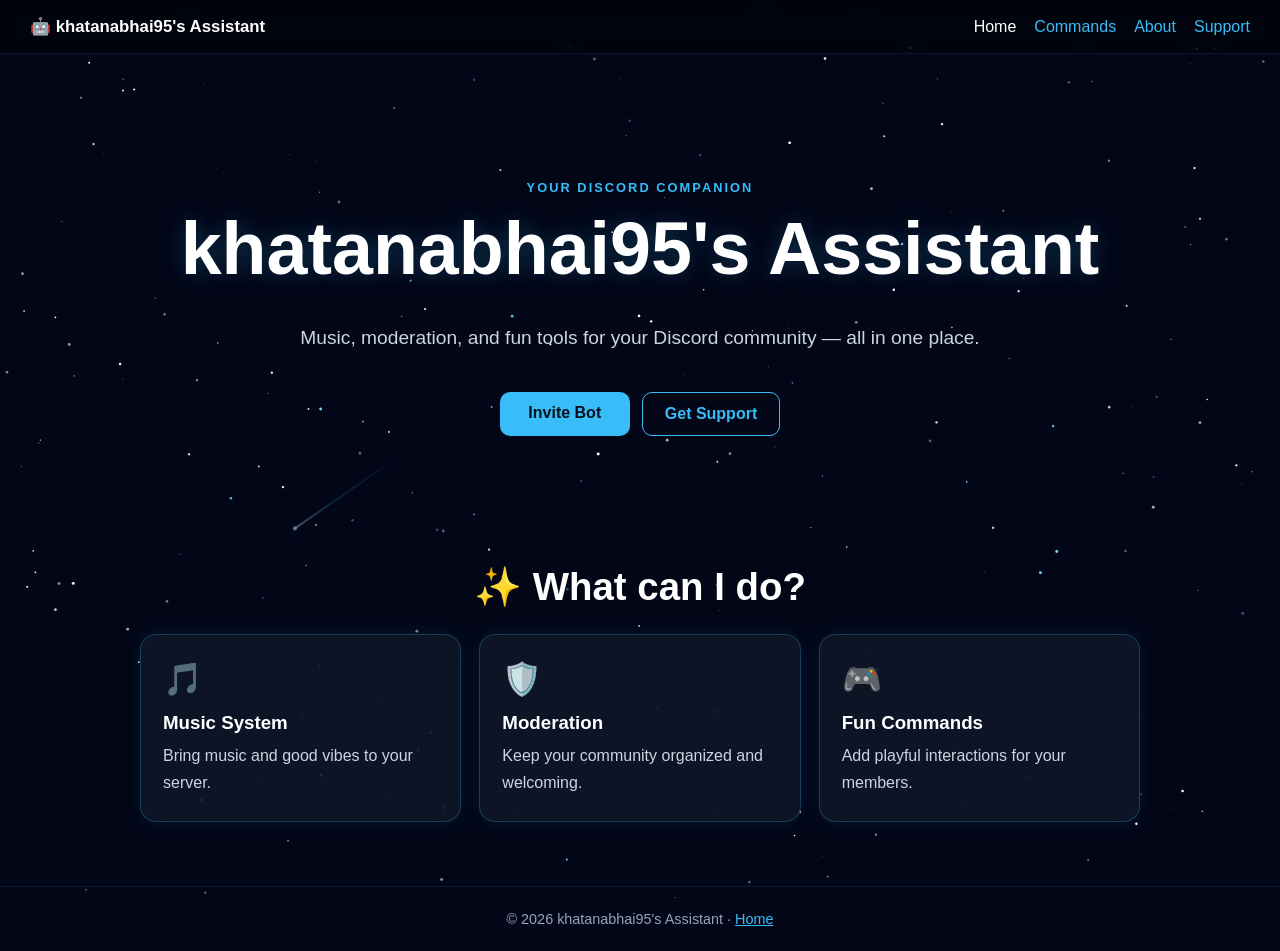
<file: index.html>
<!DOCTYPE html>
<html lang="en">
<head>
  <meta charset="UTF-8">
  <meta name="viewport" content="width=device-width, initial-scale=1.0">
  <meta name="theme-color" content="#020617">
  <meta name="description" content="Home — khatanabhai95's Assistant">
  <title>Home | khatanabhai95's Assistant</title>
  <link rel="stylesheet" href="style.css">
</head>
<body>
  <canvas id="stars" aria-hidden="true"></canvas>
  <nav>
  <div class="logo">🤖 khatanabhai95's Assistant</div>
  <div class="nav-links">
    <a href="index.html" aria-current="page">Home</a>
    <a href="commands.html" >Commands</a>
    <a href="about.html" >About</a>
    <a href="support.html" >Support</a>
  </div>
</nav>
  <main>
    
<section class="hero">
  <div class="eyebrow">Your Discord companion</div>
  <h1>khatanabhai95's Assistant</h1>
  <p>Music, moderation, and fun tools for your Discord community — all in one place.</p>
  <div class="buttons">
    <a class="btn" href="YOUR_INVITE_LINK" target="_blank" rel="noopener noreferrer">Invite Bot</a>
    <a class="btn secondary" href="support.html">Get Support</a>
  </div>
</section>
<section class="section">
  <h2>✨ What can I do?</h2>
  <div class="cards">
    <article class="card"><span class="icon">🎵</span><h3>Music System</h3><p>Bring music and good vibes to your server.</p></article>
    <article class="card"><span class="icon">🛡️</span><h3>Moderation</h3><p>Keep your community organized and welcoming.</p></article>
    <article class="card"><span class="icon">🎮</span><h3>Fun Commands</h3><p>Add playful interactions for your members.</p></article>
  </div>
</section>

  </main>
  <footer>© 2026 khatanabhai95's Assistant · <a href="index.html">Home</a></footer>
  <script src="script.js"></script>
</body>
</html>
</file>
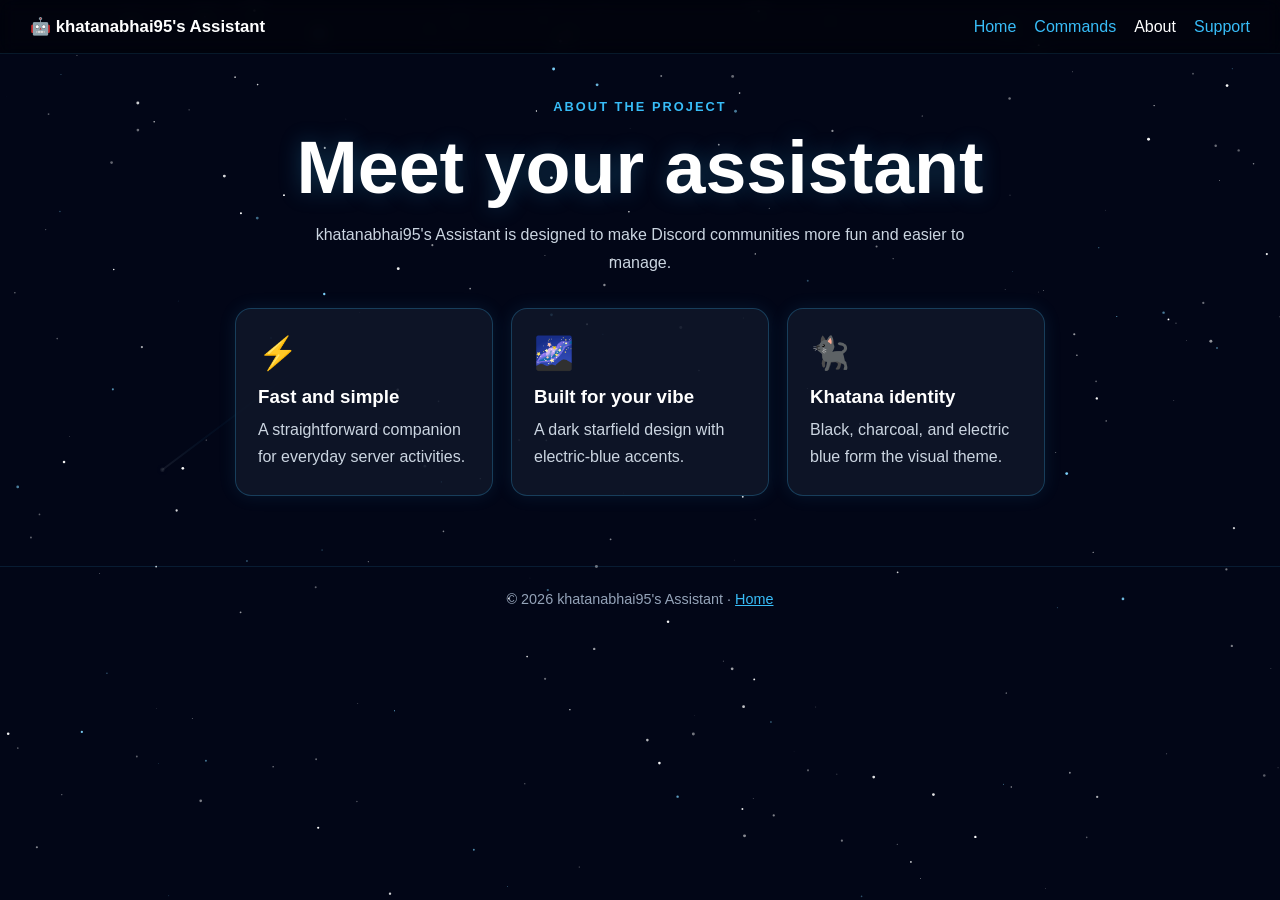
<file: about.html>
<!DOCTYPE html>
<html lang="en">
<head>
  <meta charset="UTF-8">
  <meta name="viewport" content="width=device-width, initial-scale=1.0">
  <meta name="theme-color" content="#020617">
  <meta name="description" content="About — khatanabhai95's Assistant">
  <title>About | khatanabhai95's Assistant</title>
  <link rel="stylesheet" href="style.css">
</head>
<body>
  <canvas id="stars" aria-hidden="true"></canvas>
  <nav>
  <div class="logo">🤖 khatanabhai95's Assistant</div>
  <div class="nav-links">
    <a href="index.html" >Home</a>
    <a href="commands.html" >Commands</a>
    <a href="about.html" aria-current="page">About</a>
    <a href="support.html" >Support</a>
  </div>
</nav>
  <main>
    
<section class="content">
  <div class="eyebrow" style="text-align:center">About the project</div>
  <h1>Meet your assistant</h1>
  <p class="intro">khatanabhai95's Assistant is designed to make Discord communities more fun and easier to manage.</p>
  <div class="cards">
    <article class="card"><span class="icon">⚡</span><h3>Fast and simple</h3><p>A straightforward companion for everyday server activities.</p></article>
    <article class="card"><span class="icon">🌌</span><h3>Built for your vibe</h3><p>A dark starfield design with electric-blue accents.</p></article>
    <article class="card"><span class="icon">🐈‍⬛</span><h3>Khatana identity</h3><p>Black, charcoal, and electric blue form the visual theme.</p></article>
  </div>
</section>

  </main>
  <footer>© 2026 khatanabhai95's Assistant · <a href="index.html">Home</a></footer>
  <script src="script.js"></script>
</body>
</html>
</file>
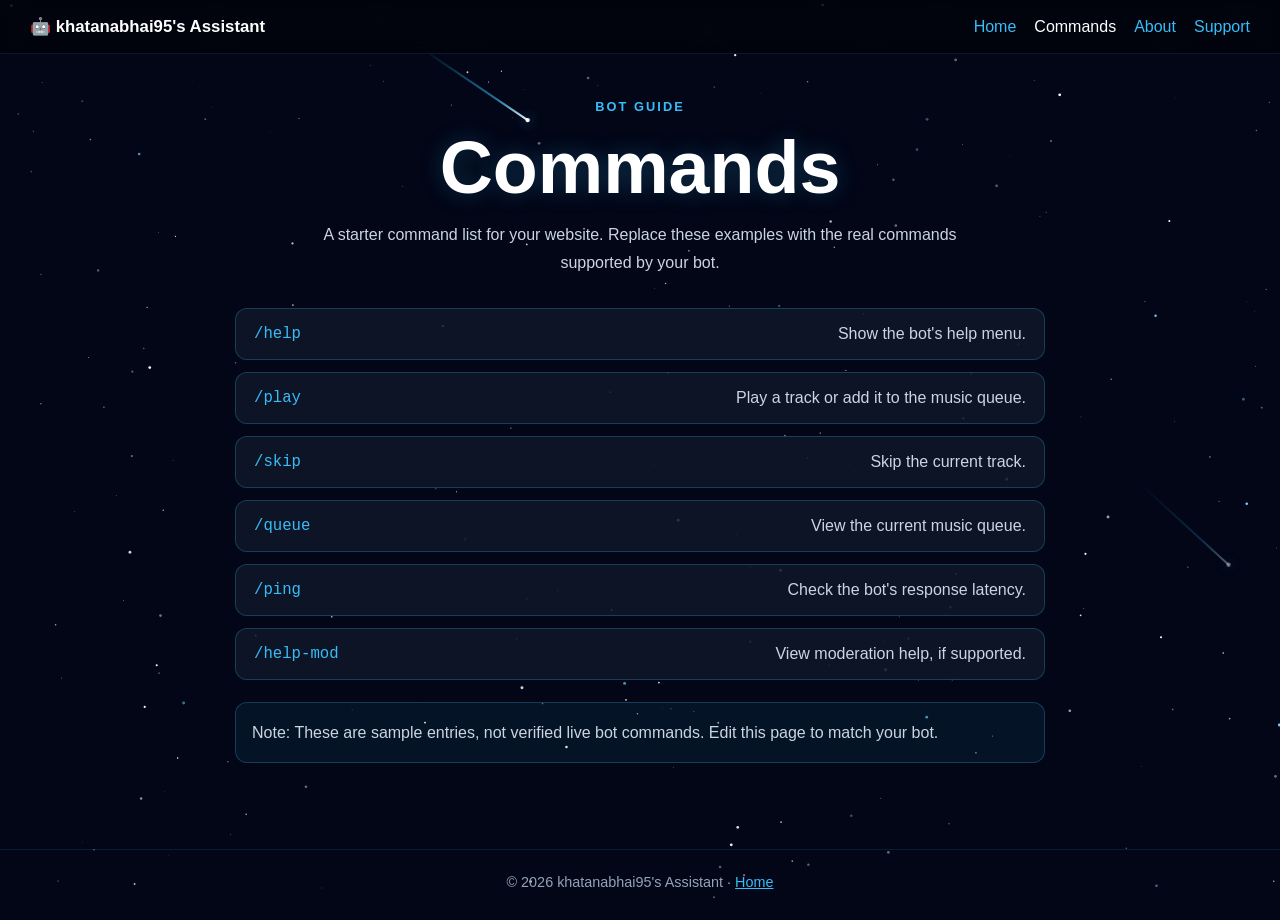
<file: commands.html>
<!DOCTYPE html>
<html lang="en">
<head>
  <meta charset="UTF-8">
  <meta name="viewport" content="width=device-width, initial-scale=1.0">
  <meta name="theme-color" content="#020617">
  <meta name="description" content="Commands — khatanabhai95's Assistant">
  <title>Commands | khatanabhai95's Assistant</title>
  <link rel="stylesheet" href="style.css">
</head>
<body>
  <canvas id="stars" aria-hidden="true"></canvas>
  <nav>
  <div class="logo">🤖 khatanabhai95's Assistant</div>
  <div class="nav-links">
    <a href="index.html" >Home</a>
    <a href="commands.html" aria-current="page">Commands</a>
    <a href="about.html" >About</a>
    <a href="support.html" >Support</a>
  </div>
</nav>
  <main>
    
<section class="content">
  <div class="eyebrow" style="text-align:center">Bot guide</div>
  <h1>Commands</h1>
  <p class="intro">A starter command list for your website. Replace these examples with the real commands supported by your bot.</p>
  <div class="command-list">
    <div class="command"><code>/help</code><span>Show the bot's help menu.</span></div>
    <div class="command"><code>/play</code><span>Play a track or add it to the music queue.</span></div>
    <div class="command"><code>/skip</code><span>Skip the current track.</span></div>
    <div class="command"><code>/queue</code><span>View the current music queue.</span></div>
    <div class="command"><code>/ping</code><span>Check the bot's response latency.</span></div>
    <div class="command"><code>/help-mod</code><span>View moderation help, if supported.</span></div>
  </div>
  <p class="notice" style="margin-top:22px">Note: These are sample entries, not verified live bot commands. Edit this page to match your bot.</p>
</section>

  </main>
  <footer>© 2026 khatanabhai95's Assistant · <a href="index.html">Home</a></footer>
  <script src="script.js"></script>
</body>
</html>
</file>
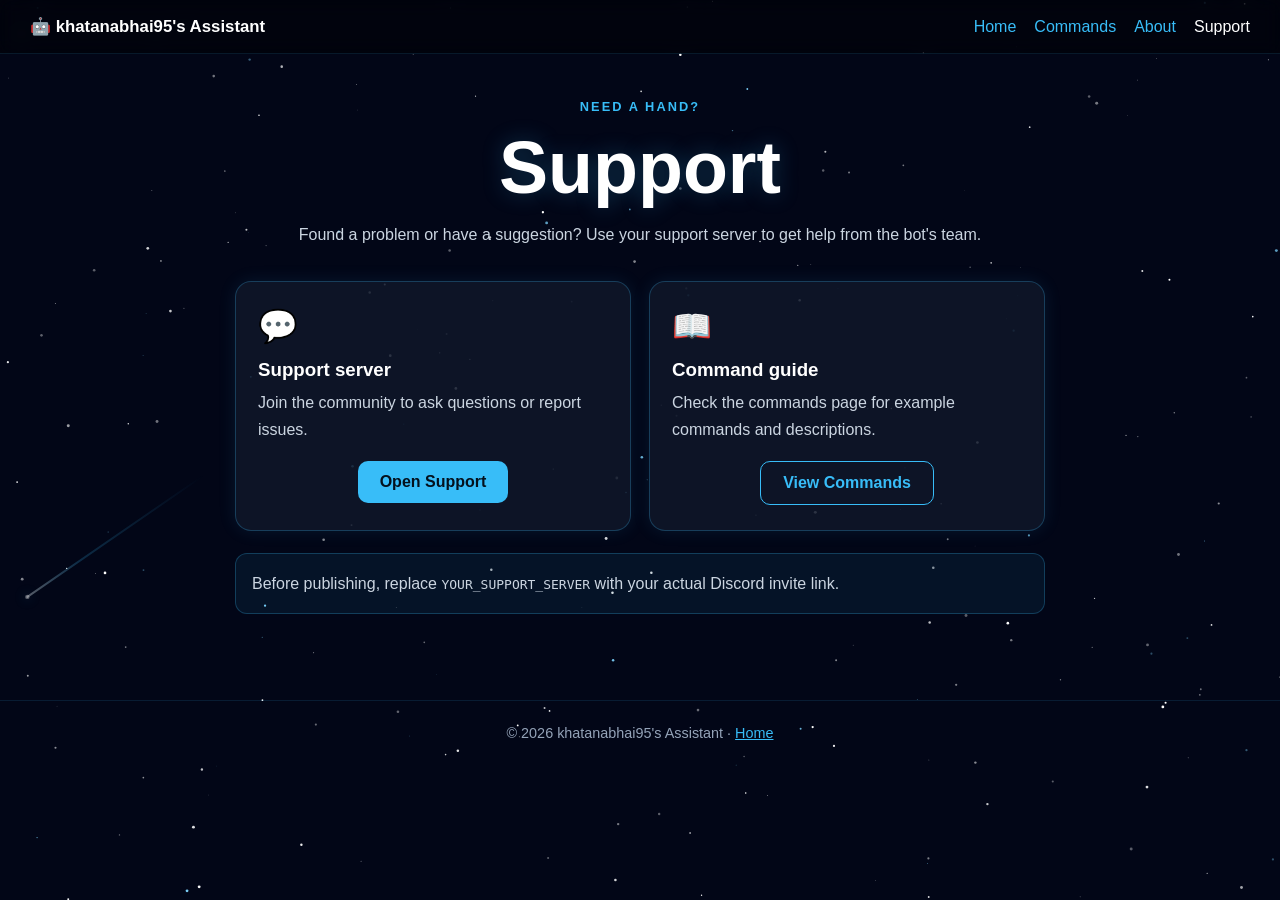
<file: support.html>
<!DOCTYPE html>
<html lang="en">
<head>
  <meta charset="UTF-8">
  <meta name="viewport" content="width=device-width, initial-scale=1.0">
  <meta name="theme-color" content="#020617">
  <meta name="description" content="Support — khatanabhai95's Assistant">
  <title>Support | khatanabhai95's Assistant</title>
  <link rel="stylesheet" href="style.css">
</head>
<body>
  <canvas id="stars" aria-hidden="true"></canvas>
  <nav>
  <div class="logo">🤖 khatanabhai95's Assistant</div>
  <div class="nav-links">
    <a href="index.html" >Home</a>
    <a href="commands.html" >Commands</a>
    <a href="about.html" >About</a>
    <a href="support.html" aria-current="page">Support</a>
  </div>
</nav>
  <main>
    
<section class="content">
  <div class="eyebrow" style="text-align:center">Need a hand?</div>
  <h1>Support</h1>
  <p class="intro">Found a problem or have a suggestion? Use your support server to get help from the bot's team.</p>
  <div class="cards">
    <article class="card"><span class="icon">💬</span><h3>Support server</h3><p>Join the community to ask questions or report issues.</p><div class="buttons"><a class="btn" href="YOUR_SUPPORT_SERVER" target="_blank" rel="noopener noreferrer">Open Support</a></div></article>
    <article class="card"><span class="icon">📖</span><h3>Command guide</h3><p>Check the commands page for example commands and descriptions.</p><div class="buttons"><a class="btn secondary" href="commands.html">View Commands</a></div></article>
  </div>
  <p class="notice" style="margin-top:22px">Before publishing, replace <code>YOUR_SUPPORT_SERVER</code> with your actual Discord invite link.</p>
</section>

  </main>
  <footer>© 2026 khatanabhai95's Assistant · <a href="index.html">Home</a></footer>
  <script src="script.js"></script>
</body>
</html>
</file>
<file: style.css>
:root{--bg:#020617;--panel:rgba(15,23,42,.88);--blue:#38bdf8;--blue2:#0ea5e9;--muted:#cbd5e1;--line:rgba(56,189,248,.25)}
*{box-sizing:border-box}
html{scroll-behavior:smooth}
body{margin:0;font-family:Arial,sans-serif;color:#fff;background:var(--bg);text-align:center;overflow-x:hidden;min-height:100vh}
#stars{position:fixed;inset:0;width:100%;height:100%;z-index:-1;pointer-events:none}
nav{position:relative;display:flex;justify-content:space-between;align-items:center;gap:18px;padding:16px 30px;background:rgba(0,0,0,.42);backdrop-filter:blur(8px);border-bottom:1px solid rgba(56,189,248,.12)}
.logo{font-weight:800;font-size:1.05rem}
.nav-links{display:flex;flex-wrap:wrap;gap:18px;justify-content:center}
nav a{color:var(--blue);text-decoration:none;transition:color .2s}
nav a:hover,nav a[aria-current="page"]{color:#fff}
main{width:min(1100px,100%);margin:auto}
.hero{min-height:52vh;padding:85px 20px 45px;display:flex;flex-direction:column;justify-content:center;align-items:center}
.eyebrow{color:var(--blue);letter-spacing:.16em;text-transform:uppercase;font-size:.8rem;font-weight:bold}
h1{font-size:clamp(2.2rem,7vw,4.6rem);line-height:1.08;overflow-wrap:anywhere;margin:14px 0;text-shadow:0 0 22px rgba(56,189,248,.25)}
h2{font-size:clamp(1.6rem,4vw,2.4rem);margin:0 0 24px}
p{color:var(--muted);line-height:1.7}
.hero p{max-width:720px;font-size:clamp(1rem,2.5vw,1.2rem)}
.buttons{display:flex;justify-content:center;flex-wrap:wrap;gap:12px;margin-top:18px}
.btn{display:inline-block;padding:12px 22px;min-width:130px;background:var(--blue);color:#04111d;border-radius:10px;text-decoration:none;font-weight:bold;transition:transform .2s,background .2s}
.btn:hover{transform:translateY(-2px);background:var(--blue2)}
.btn.secondary{background:transparent;color:var(--blue);border:1px solid var(--blue)}
.section{padding:42px 20px 64px}
.cards{display:grid;grid-template-columns:repeat(auto-fit,minmax(210px,1fr));gap:18px;max-width:1000px;margin:auto}
.card{padding:25px 22px;background:var(--panel);border:1px solid var(--line);border-radius:16px;box-shadow:0 0 18px rgba(56,189,248,.1);text-align:left;transition:transform .2s,border-color .2s}
.card:hover{transform:translateY(-4px);border-color:var(--blue)}
.card .icon{font-size:2rem;display:block;margin-bottom:14px}
.card h3{margin:0 0 8px}
.card p{margin:0}
.content{max-width:850px;margin:0 auto;padding:45px 20px 70px;text-align:left}
.content>h1,.content>p.intro{text-align:center}
.content .intro{max-width:700px;margin:0 auto 32px}
.command-list{display:grid;gap:12px}
.command{display:flex;justify-content:space-between;gap:20px;align-items:center;padding:16px 18px;background:var(--panel);border:1px solid var(--line);border-radius:12px}
.command code{color:var(--blue);font-size:.98rem;white-space:nowrap}
.command span{color:var(--muted);text-align:right}
.notice{padding:16px;border:1px solid var(--line);border-radius:12px;background:rgba(56,189,248,.07);color:var(--muted)}
footer{padding:24px 15px;color:#94a3b8;font-size:.9rem;border-top:1px solid rgba(56,189,248,.12)}
footer a{color:var(--blue)}
@media(max-width:650px){nav{flex-direction:column;padding:16px}.nav-links{gap:14px}.hero{min-height:50vh;padding:65px 16px 35px}.section{padding:35px 16px 50px}.content{padding:35px 16px 55px}.command{align-items:flex-start;flex-direction:column;gap:6px}.command span{text-align:left}}
@media(prefers-reduced-motion:reduce){html{scroll-behavior:auto}*,*::before,*::after{transition:none!important}}
</file>
